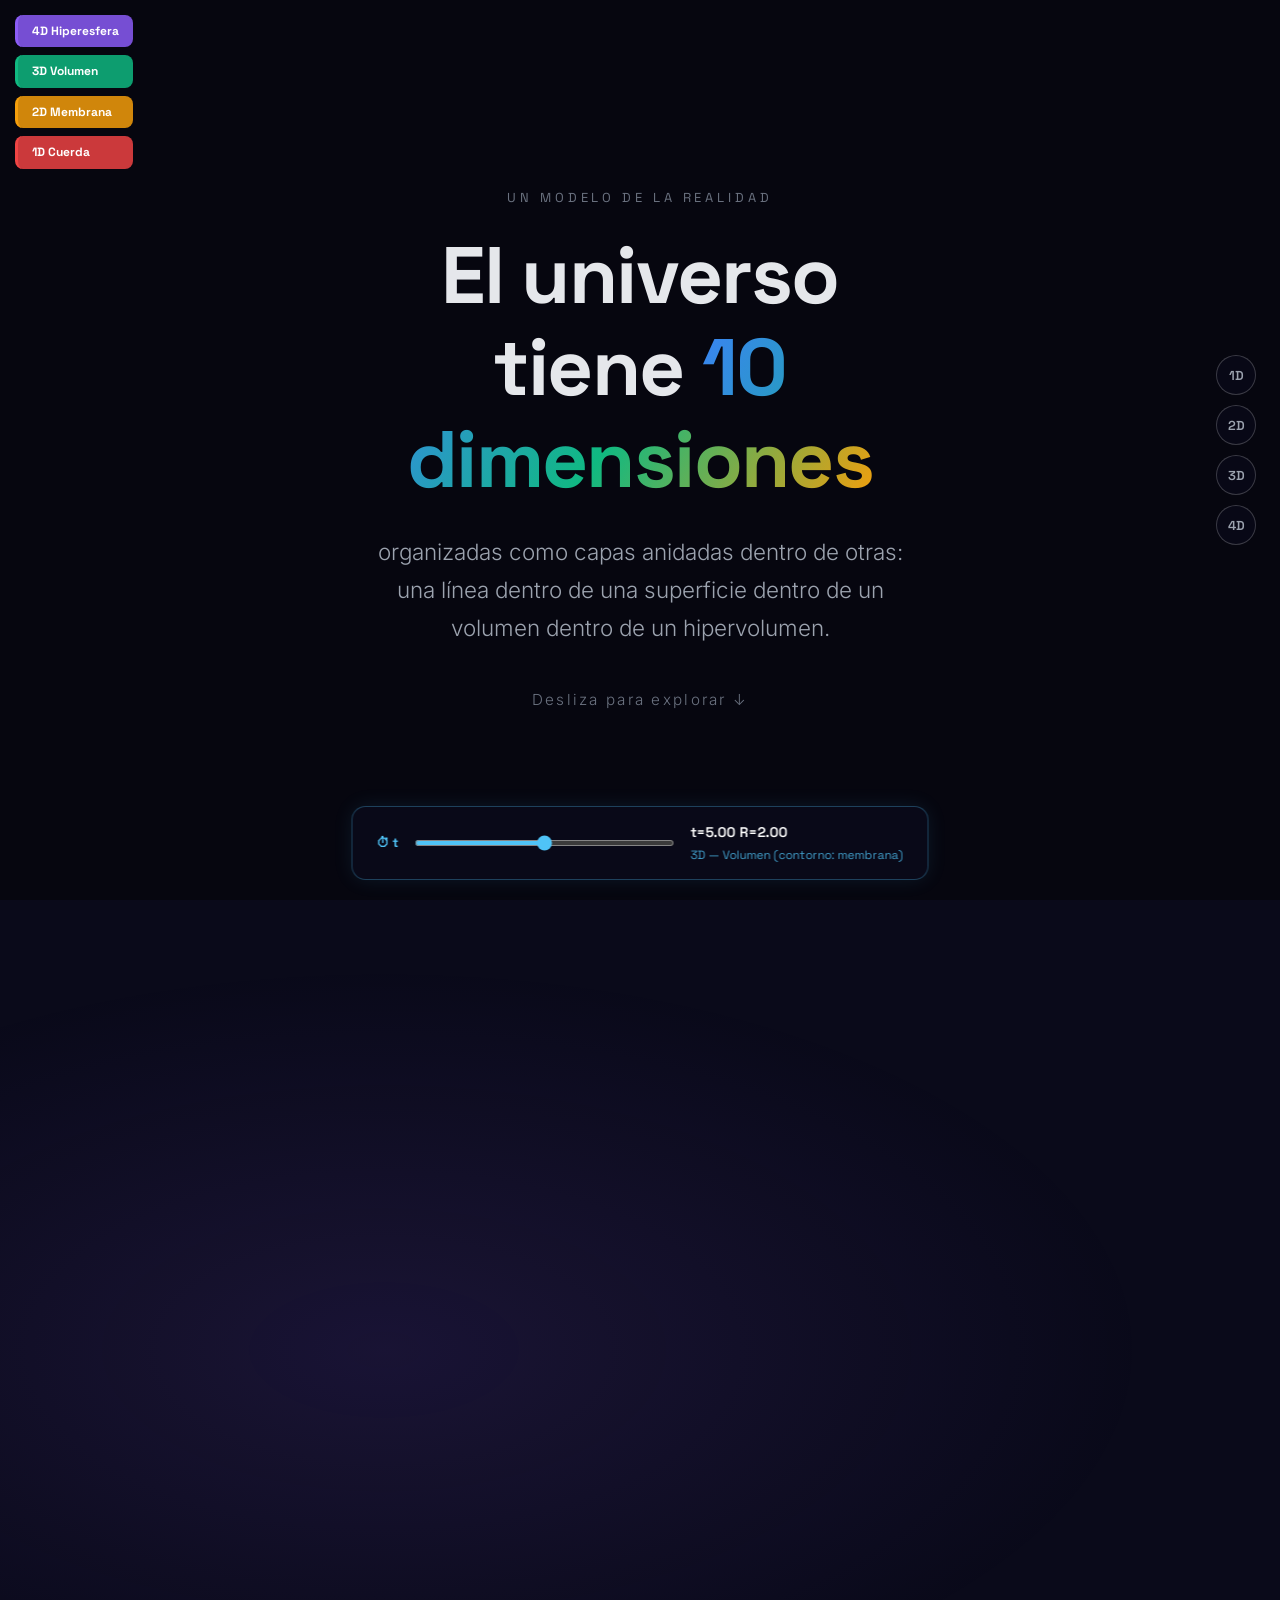
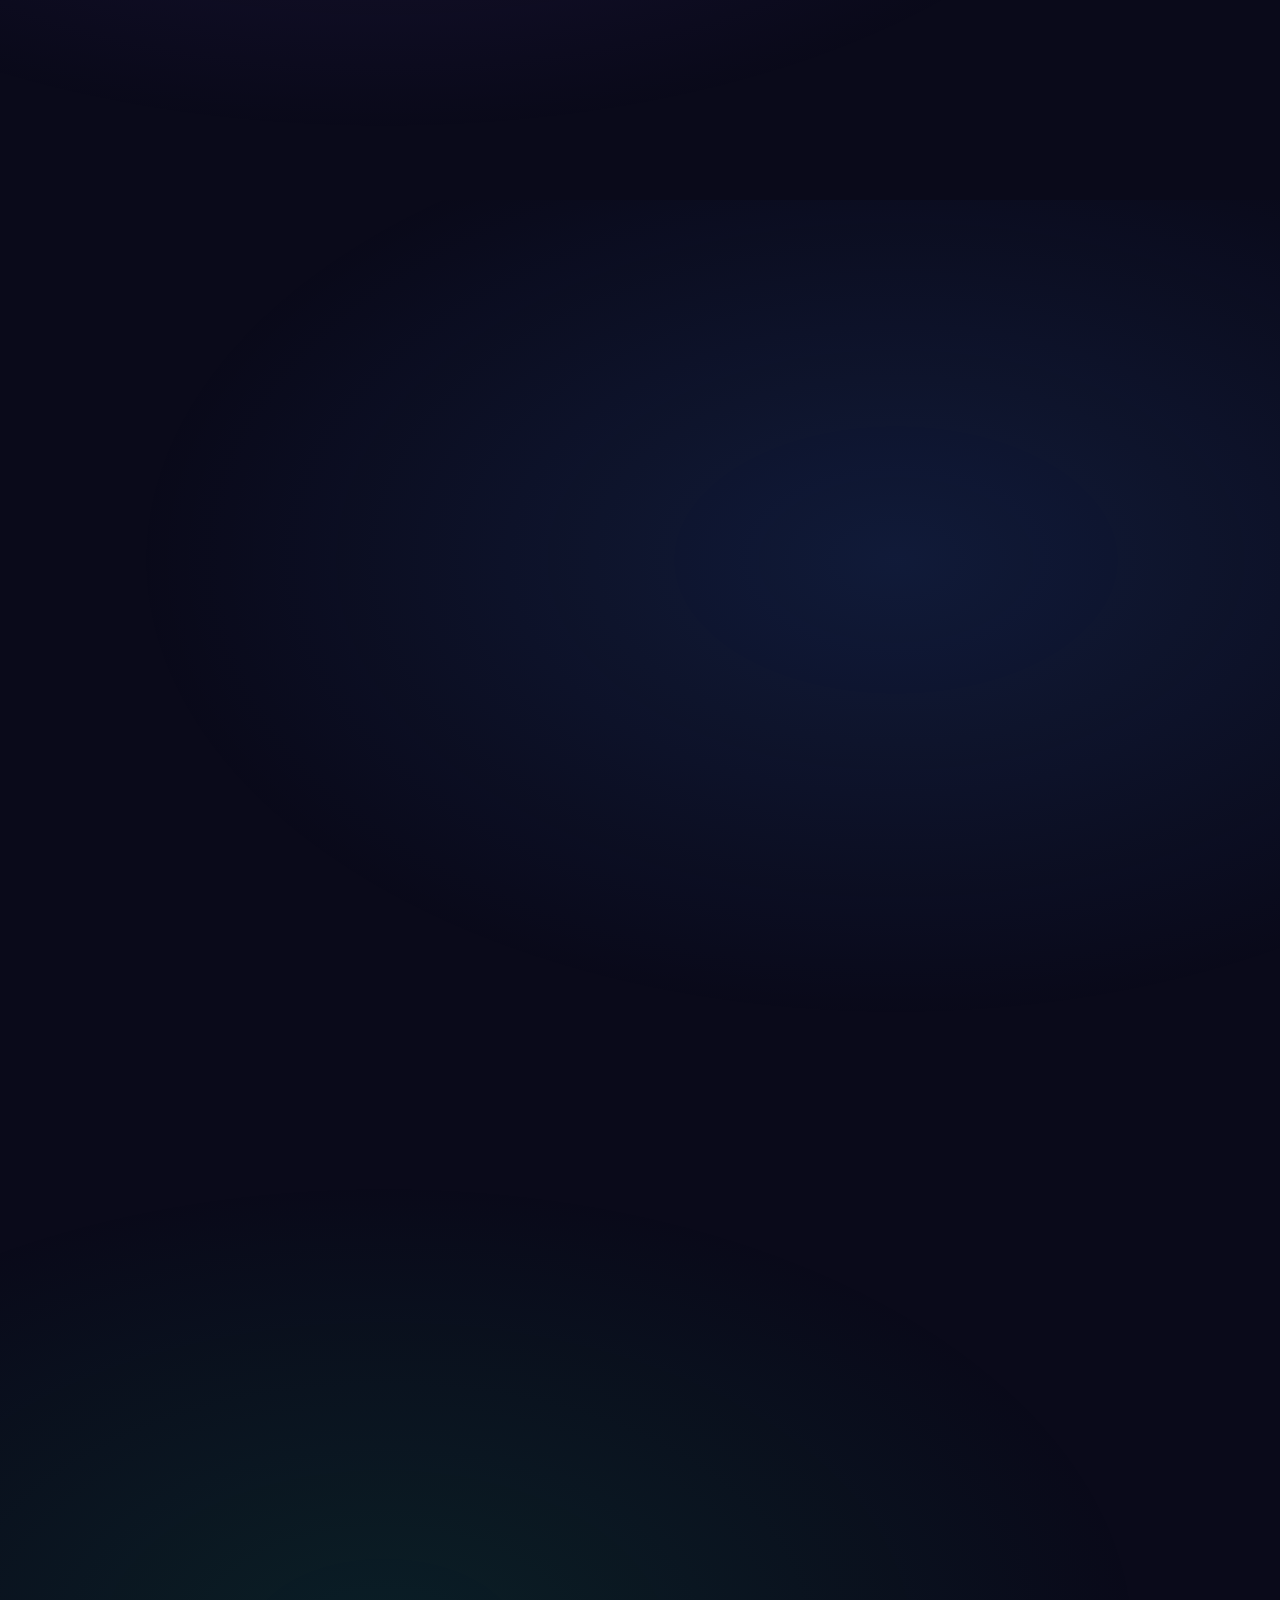
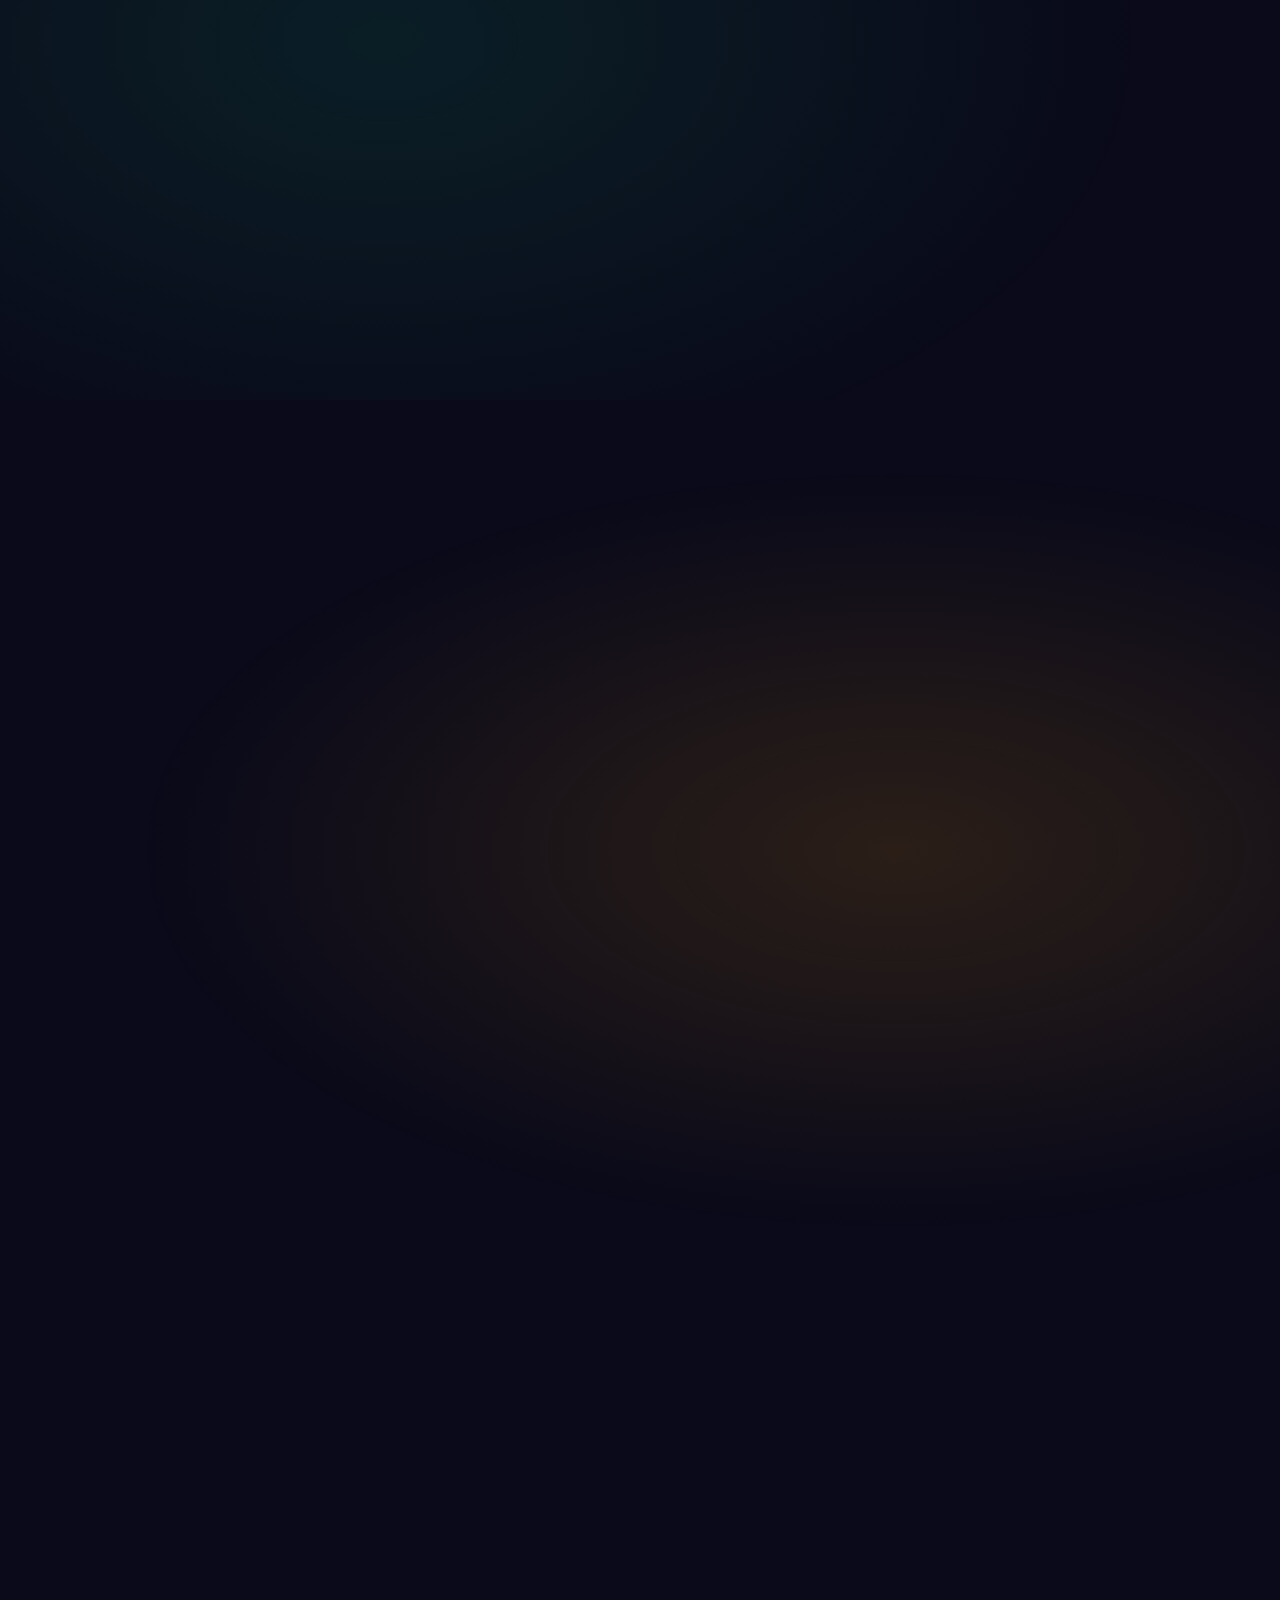
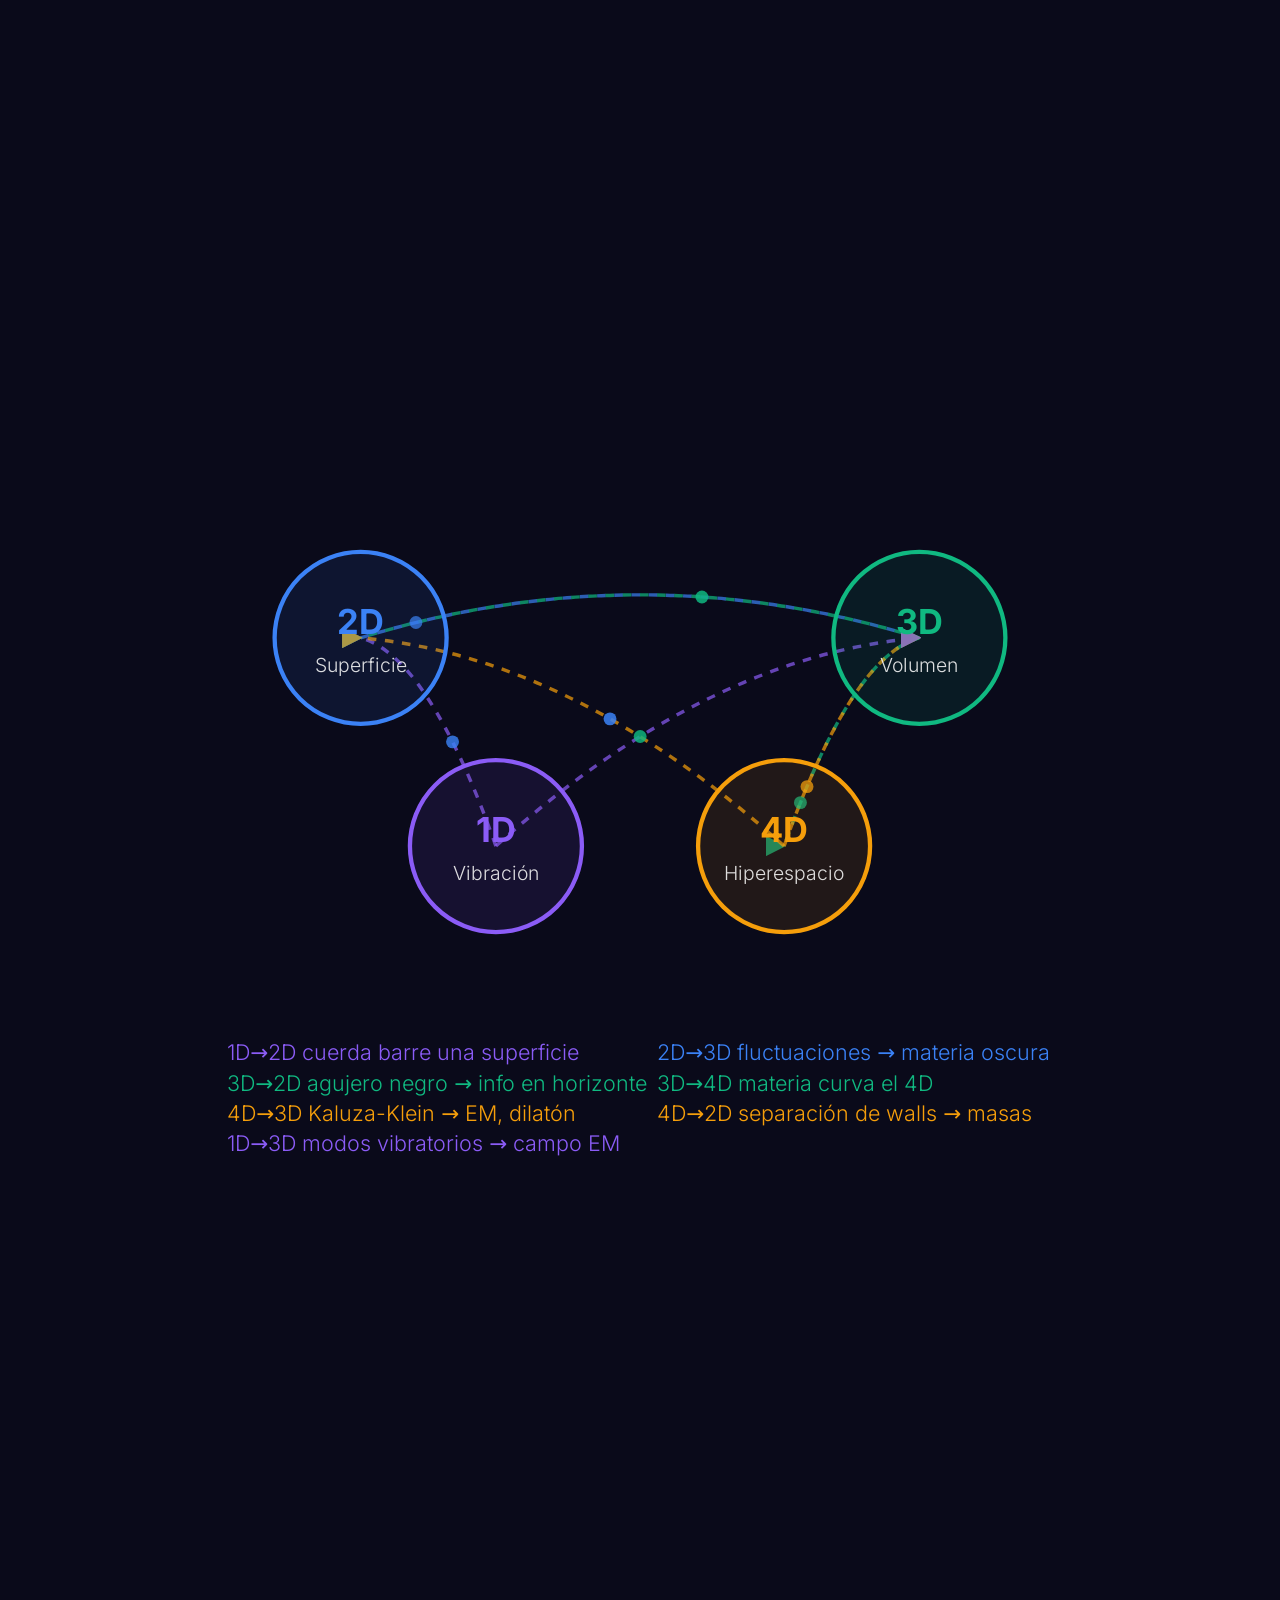
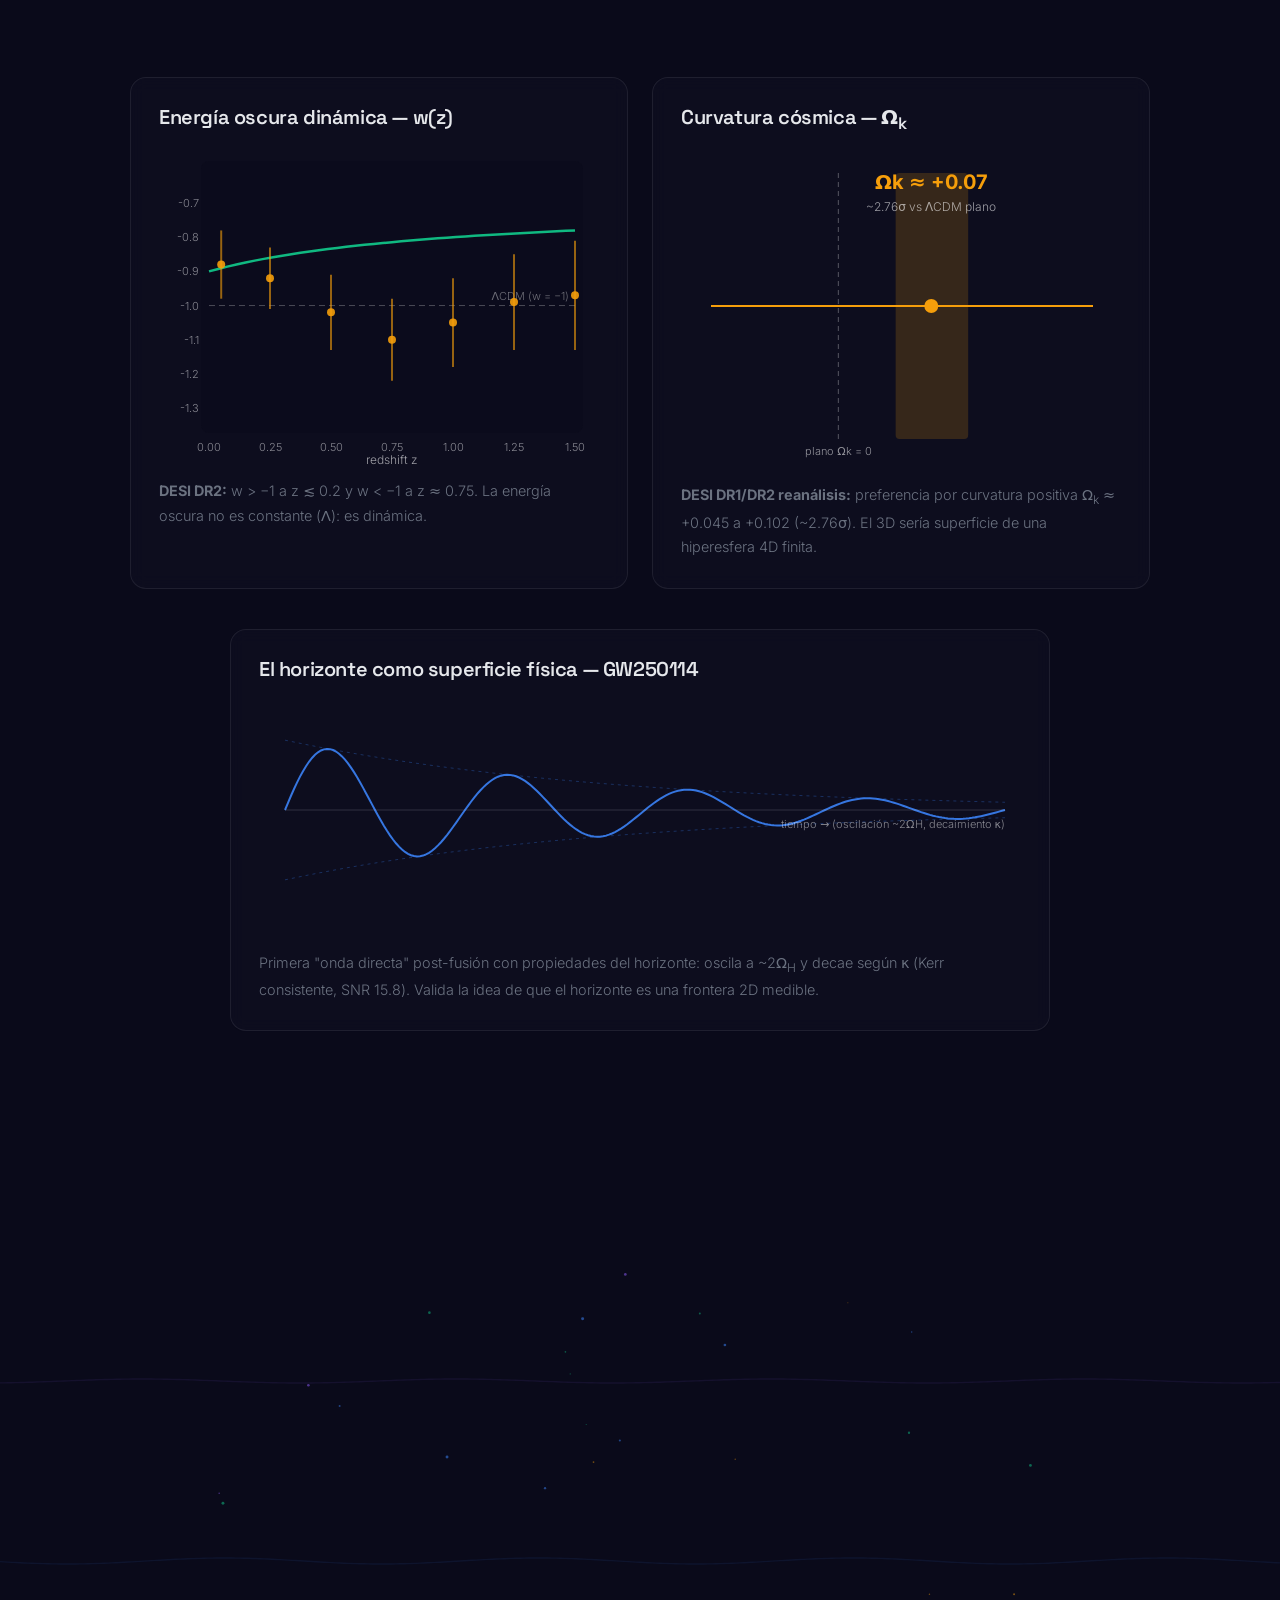
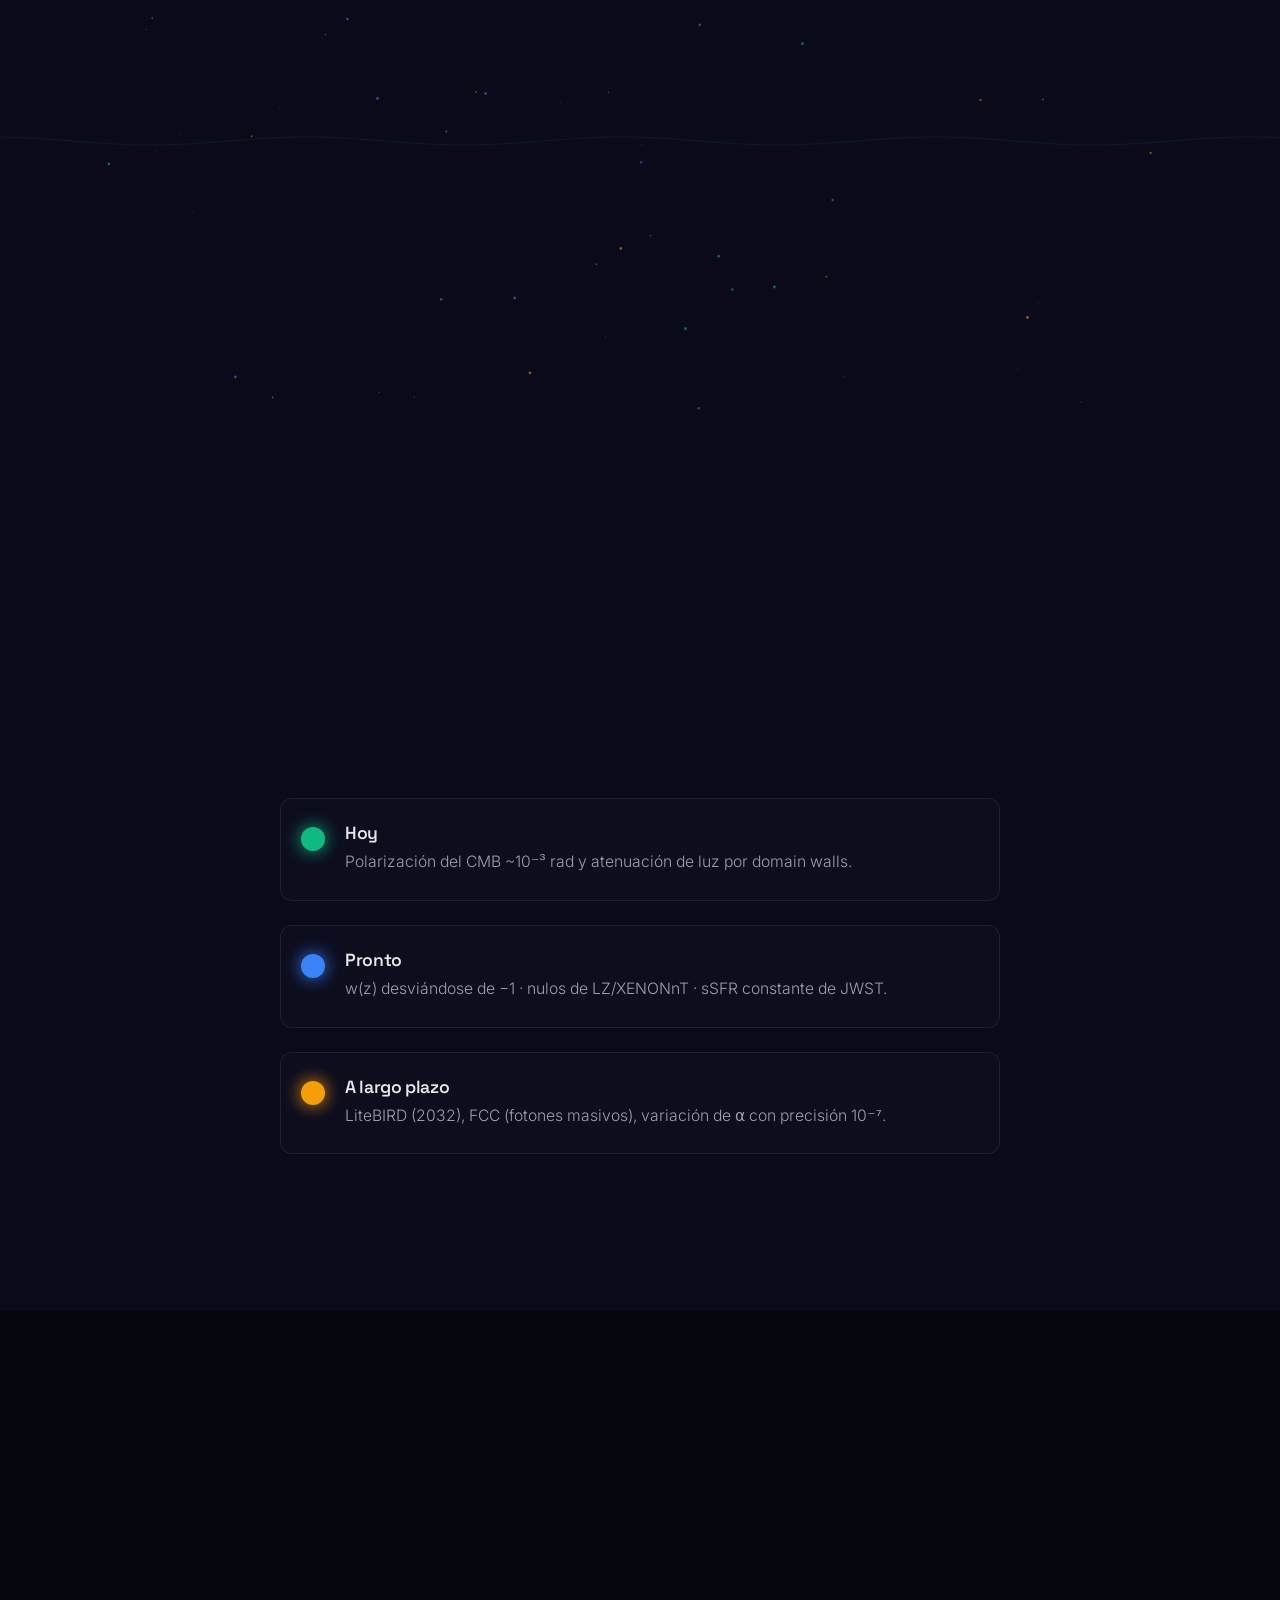
<file: index.html>
<!DOCTYPE html>
<html lang="es">
<head>
  <meta charset="UTF-8" />
  <meta name="viewport" content="width=device-width, initial-scale=1.0" />
  <meta name="description" content="Dimensiones Anidadas — el modelo 1+2+3+4: el universo como capas vibrantes que se comunican entre sí." />
  <title>Dimensiones Anidadas — Modelo 1+2+3+4</title>
  <meta name="theme-color" content="#050510" />
  <meta name="referrer" content="strict-origin-when-cross-origin" />
  <!-- Todo se sirve desde el propio dominio: sin CDN ni tipografías de terceros.
       connect-src 'none': la página no hace ninguna petición de red. -->
  <meta http-equiv="Content-Security-Policy" content="default-src 'self'; base-uri 'self'; object-src 'none'; script-src 'self' 'unsafe-inline'; style-src 'self' 'unsafe-inline'; img-src 'self' data:; font-src 'self'; connect-src 'none'; form-action 'none'" />

  <!-- Fuentes auto-hospedadas -->
  <link rel="stylesheet" href="css/fonts.css" />

  <!-- Estilos -->
  <link rel="stylesheet" href="css/main.css" />
  <link rel="stylesheet" href="css/sections.css" />

  <!-- Librerías CDN -->
  <script src="js/gsap.min.js" defer></script>
  <script src="js/ScrollTrigger.min.js" defer></script>
  <script src="js/three.min.js" defer></script>
  <script src="js/d3.min.js" defer></script>

  <!-- Favicon inline (esfera con capas) -->
  <link rel="icon" href="data:image/svg+xml,%3Csvg xmlns='http://www.w3.org/2000/svg' viewBox='0 0 32 32'%3E%3Ccircle cx='16' cy='16' r='15' fill='%23F59E0B'/%3E%3Ccircle cx='16' cy='16' r='11' fill='%2310B981'/%3E%3Ccircle cx='16' cy='16' r='7' fill='%233B82F6'/%3E%3Ccircle cx='16' cy='16' r='3' fill='%238B5CF6'/%3E%3C/svg%3E" />

  <script type="application/ld+json">
  {
    "@context": "https://schema.org",
    "@type": "WebSite",
    "name": "Dimensiones Anidadas",
    "description": "El modelo 1+2+3+4: el universo como dimensiones anidadas y vibrantes."
  }
  </script>
</head>
<body>

  <!-- Progress bar superior -->
  <div id="progress" aria-hidden="true"></div>

  <!-- Overlay de legibilidad sobre el fondo 3D -->
  <div id="bg-overlay" aria-hidden="true"></div>

  <!-- Navegación de capas (fijo) -->
  <nav id="dims">
    <button type="button" data-dim="1" class="dim-btn" aria-label="1D">1D</button>
    <button type="button" data-dim="2" class="dim-btn" aria-label="2D">2D</button>
    <button type="button" data-dim="3" class="dim-btn" aria-label="3D">3D</button>
    <button type="button" data-dim="4" class="dim-btn" aria-label="4D">4D</button>
  </nav>

  <main>

    <!-- ========== SECCIÓN 0: INTRO ========== -->
    <section class="scene intro" id="intro">
      <canvas id="particles" aria-hidden="true"></canvas>
      <div class="intro-content">
        <p class="eyebrow">Un modelo de la realidad</p>
        <h1 class="intro-title">El universo<br/>tiene <span class="accent-warm">10 dimensiones</span></h1>
        <p class="intro-sub">
          organizadas como capas anidadas dentro de otras: una línea dentro de una
          superficie dentro de un volumen dentro de un hipervolumen.
        </p>
        <p class="intro-scroll-hint">Desliza para explorar ↓</p>
      </div>
    </section>

    <!-- ========== SECCIÓN 1: 1D ========== -->
    <section class="scene layer layer-1d" id="dim1">
      <div class="layer-content">
        <span class="layer-tag tag-1d">Capa 1 · La vibración</span>
        <h2>1D — La vibración original</h2>
        <p>
          Una cuerda cerrada. Sin grosor ni estructura interna: solo vibración.
          Cada vibración diferente es una partícula diferente — un electrón, un
          quark, un neutrino. Todo es la misma cuerda en distintos modos.
        </p>
        <blockquote>No es una analogía. La cuerda física de la teoría de cuerdas es esta 1D.</blockquote>
      </div>
    </section>

    <!-- ========== SECCIÓN 2: 2D ========== -->
    <section class="scene layer layer-2d" id="dim2">
      <div class="layer-content">
        <span class="layer-tag tag-2d">Capa 2 · La superficie</span>
        <h2>2D — La superficie que da masa</h2>
        <p>
          La cuerda vibra y su historia barre una superficie real. En cosmología
          se llaman <strong>domain walls</strong> — membranas que separan regiones
          con diferentes propiedades del vacío.
        </p>
        <ul>
          <li><strong>Materia oscura:</strong> fluctuaciones del 2D proyectadas al 3D, invisibles pero con gravedad.</li>
          <li><strong>Energía oscura:</strong> cuando las superficies se congelan, cambian su ecuación de estado y aceleran la expansión.</li>
        </ul>
      </div>
    </section>

    <!-- ========== SECCIÓN 3: 3D ========== -->
    <section class="scene layer layer-3d" id="dim3">
      <div class="layer-content">
        <span class="layer-tag tag-3d">Capa 3 · Nuestro universo</span>
        <h2>3D — El volumen que habitamos</h2>
        <p>
          La materia existe aquí porque el 3D es la única capa donde las órbitas
          son estables matemáticamente (teorema de Ehrenfest). En 2D no se cierran;
          en 4D los átomos colapsan.
        </p>
        <p>
          La conciencia humana surge aquí: la recursividad —un sistema que puede
          pensarse a sí mismo— requiere espacio interno para bucles causales
          estables.
        </p>
      </div>
    </section>

    <!-- ========== SECCIÓN 4: 4D ========== -->
    <section class="scene layer layer-4d" id="dim4">
      <div class="layer-content">
        <span class="layer-tag tag-4d">Capa 4 · El espacio de las fuerzas</span>
        <h2>4D — El espacio que da las fuerzas</h2>
        <p>
          Una hiperesfera de cuatro dimensiones espaciales, acoplada a nuestro 3D.
          Su comunicación proyectada produce el electromagnetismo, la gravedad y
          la variación de las constantes.
        </p>
        <ul>
          <li><strong>Electromagnetismo:</strong> la luz es la proyección de la curvatura 4D en el 3D.</li>
          <li><strong>Gravedad:</strong> la expansión del universo es el flujo de información del 4D al 3D.</li>
        </ul>
      </div>
    </section>

    <!-- ========== SECCIÓN 5: COMUNICACIÓN ========== -->
    <section class="scene comm" id="dim5">
      <div class="comm-header">
        <span class="layer-tag">El sistema completo</span>
        <h2>Cómo se comunican las capas</h2>
        <p class="comm-intro">
          La comunicación es <strong>bidireccional</strong> — no va en un solo
          sentido. Un cambio en cualquier capa afecta a todas las demás, como
          vasos comunicantes.
        </p>
      </div>
      <div id="comm-diagram" class="comm-diagram" role="group" aria-label="Diagrama de flujos entre dimensiones"></div>
    </section>

    <!-- ========== SECCIÓN 6: EVIDENCIA ========== -->
    <section class="scene evidence" id="dim6">
      <div class="comm-header">
        <span class="layer-tag">No es solo teoría</span>
        <h2>La evidencia real (2025–2026)</h2>
        <p class="comm-intro">
          Descubrimientos recientes parecen encajar con el modelo. Interactúa con
          los datos.
        </p>
      </div>
      <div class="chart-grid">
        <div class="chart-card" id="card-wa">
          <h3>Energía oscura dinámica — w(z)</h3>
          <div id="svg-wa" class="chart-svg"></div>
          <p class="chart-caption"><strong>DESI DR2:</strong> w &gt; −1 a z ≲ 0.2 y w &lt; −1 a z ≈ 0.75. La energía oscura no es constante (Λ): es dinámica.</p>
        </div>
        <div class="chart-card" id="card-ok">
          <h3>Curvatura cósmica — Ω<sub>k</sub></h3>
          <div id="svg-ok" class="chart-svg"></div>
          <p class="chart-caption"><strong>DESI DR1/DR2 reanálisis:</strong> preferencia por curvatura positiva Ω<sub>k</sub> ≈ +0.045 a +0.102 (~2.76σ). El 3D sería superficie de una hiperesfera 4D finita.</p>
        </div>
      </div>
      <div class="chart-card" id="card-gw">
        <h3>El horizonte como superficie física — GW250114</h3>
        <div id="svg-gw" class="chart-svg chart-gw"></div>
        <p class="chart-caption">Primera "onda directa" post-fusión con propiedades del horizonte: oscila a ~2Ω<sub>H</sub> y decae según κ (Kerr consistente, SNR 15.8). Valida la idea de que el horizonte es una frontera 2D medible.</p>
      </div>
    </section>

    <!-- ========== SECCIÓN 7: CONCIENCIA ========== -->
    <section class="scene mind" id="dim7">
      <div id="canvas-mind" class="canvas-holder" aria-hidden="true"></div>
      <div class="layer-content">
        <span class="layer-tag">La intersección</span>
        <h2>Conciencia y dimensiones</h2>
        <p>
          Los sentidos son detectores de vibración: vista, oído, tacto, calor,
          gusto — todo es vibración de una capa u otra. Tu cuerpo recibe señales
          de todas las capas.
        </p>
        <p>
          La diferencia entre una piedra y un cerebro es que el cerebro
          <strong>integra</strong> la información en un todo irreductible.
          La conciencia no está aislada en 3D: es el punto de convergencia donde
          las cuatro capas integran información.
        </p>
      </div>
    </section>

    <!-- ========== SECCIÓN 8: PREDICCIONES ========== -->
    <section class="scene predict" id="dim8">
      <div class="comm-header">
        <span class="layer-tag">Se puede comprobar</span>
        <h2>Predicciones comprobables</h2>
        <p class="comm-intro">
          El modelo no es solo filosofía: hace predicciones observables.
        </p>
      </div>
      <div id="timeline" class="timeline">
        <div class="tl-item trend-now">
          <div class="tl-orb now"></div>
          <h3>Hoy</h3>
          <p>Polarización del CMB ~10⁻³ rad y atenuación de luz por domain walls.</p>
        </div>
        <div class="tl-item trend-soon">
          <div class="tl-orb soon"></div>
          <h3>Pronto</h3>
          <p>w(z) desviándose de −1 · nulos de LZ/XENONnT · sSFR constante de JWST.</p>
        </div>
        <div class="tl-item trend-later">
          <div class="tl-orb later"></div>
          <h3>A largo plazo</h3>
          <p>LiteBIRD (2032), FCC (fotones masivos), variación de α con precisión 10⁻⁷.</p>
        </div>
      </div>
    </section>

    <!-- ========== SECCIÓN 9: CIERRE ========== -->
    <section class="scene outro" id="dim9">
      <div class="outro-content">
        <h2>10 dimensiones en 4 capas.<br/>Un solo universo.</h2>
        <p>
          1D vibra y crea el 2D. El 2D proyecta materia y energía oscura. El 3D
          sostiene la materia estable y la conciencia. El 4D entrega las fuerzas.
          Todo está conectado.
        </p>
        <p class="outro-sign">1 + 2 + 3 + 4 = 10 · SO(10)</p>
        <a class="outro-btn" href="#intro">Volver al inicio ↑</a>
      </div>
    </section>

  </main>

  <!-- Scripts propios -->
  <script src="js/scroll.js" defer></script>
  <script src="js/layers3d.js" defer></script>
  <script src="js/communication.js" defer></script>
  <script src="js/data.js" defer></script>
  <script src="js/consciousness.js" defer></script>
  <script src="js/main.js" defer></script>

</body>
</html>
</file>
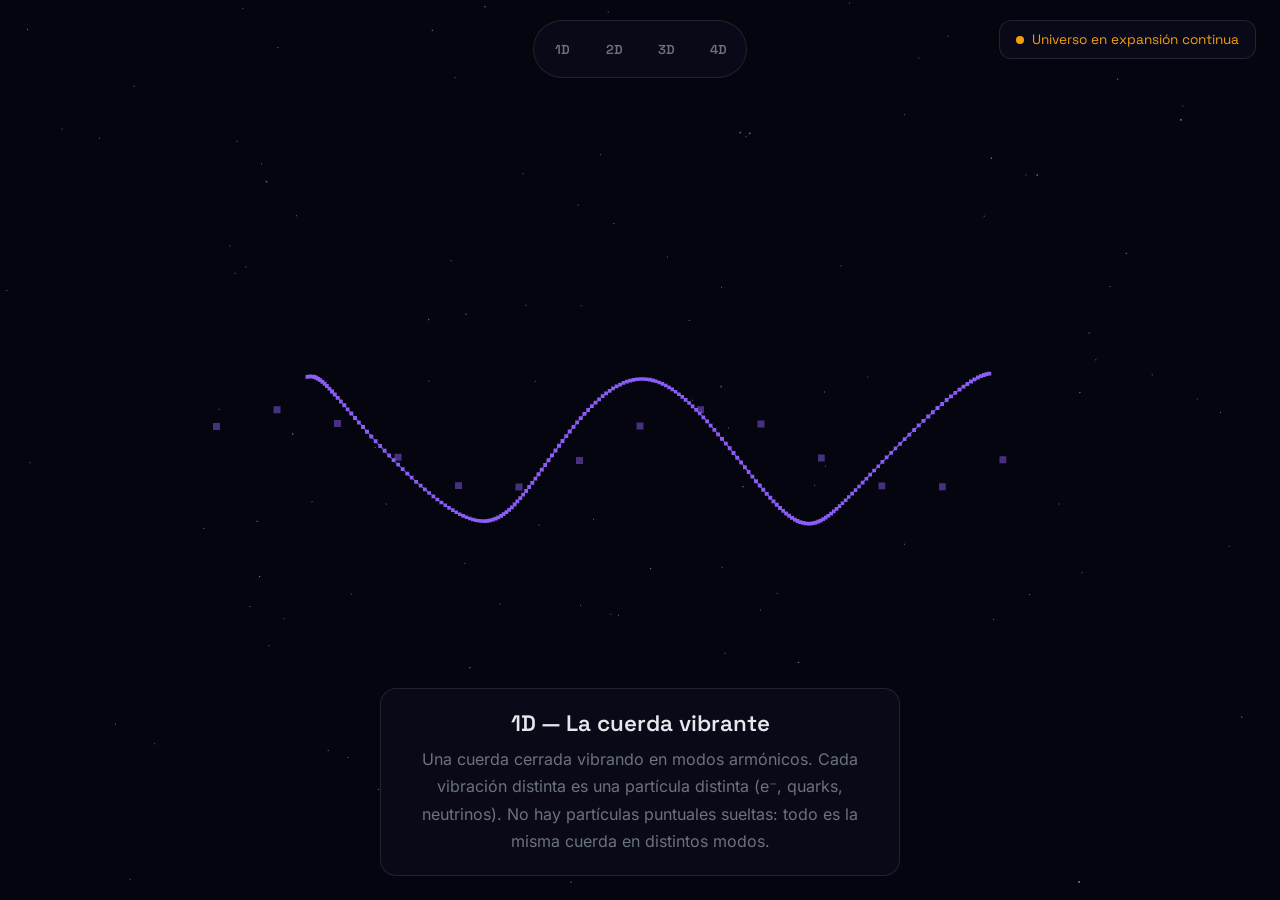
<file: capas/index.html>
<!DOCTYPE html>
<html lang="es">
<head>
  <meta charset="UTF-8" />
  <meta name="viewport" content="width=device-width, initial-scale=1.0" />
  <title>Capas Anidadas — 1D → 2D → 3D → 4D</title>
  <meta name="referrer" content="strict-origin-when-cross-origin" />
  <meta http-equiv="Content-Security-Policy" content="default-src 'self'; base-uri 'self'; object-src 'none'; script-src 'self' 'unsafe-inline'; style-src 'self' 'unsafe-inline'; img-src 'self' data:; font-src 'self'; connect-src 'none'; form-action 'none'" />
  <link rel="stylesheet" href="../css/fonts.css" />
  <style>
    :root {
      --c1: #8B5CF6; --c2: #3B82F6; --c3: #10B981; --c4: #F59E0B;
      --bg: #050510; --fg: #E5E7EB; --muted: #6B7280;
      --font-d: 'Space Grotesk', sans-serif; --font-b: 'Inter', sans-serif;
    }
    * { margin:0; padding:0; box-sizing:border-box; }
    html, body { height:100%; overflow:hidden; background:var(--bg); color:var(--fg); font-family:var(--font-b); }
    #app { height:100%; position:relative; }

    /* Selector de capas */
    .layer-picker {
      position:fixed; top:20px; left:50%; transform:translateX(-50%);
      display:flex; gap:8px; background:rgba(10,10,26,0.9);
      border:1px solid rgba(255,255,255,0.1); border-radius:999px;
      padding:6px; backdrop-filter:blur(10px); z-index:100;
    }
    .layer-btn {
      width:44px; height:44px; border-radius:50%; border:1px solid transparent;
      background:transparent; color:var(--muted); font-family:var(--font-d);
      font-weight:600; font-size:13px; cursor:pointer;
      transition:all 0.3s cubic-bezier(0.22,1,0.36,1);
      display:flex; align-items:center; justify-content:center;
    }
    .layer-btn:hover { color:var(--fg); border-color:rgba(255,255,255,0.3); transform:scale(1.05); }
    .layer-btn.active { color:#050510; transform:scale(1.1); box-shadow:0 0 20px currentColor; }
    .layer-btn[data-layer="1"].active { background:var(--c1); border-color:var(--c1); }
    .layer-btn[data-layer="2"].active { background:var(--c2); border-color:var(--c2); }
    .layer-btn[data-layer="3"].active { background:var(--c3); border-color:var(--c3); }
    .layer-btn[data-layer="4"].active { background:var(--c4); border-color:var(--c4); }

    /* Info panel */
    .info-panel {
      position:fixed; bottom:24px; left:50%; transform:translateX(-50%);
      background:rgba(10,10,26,0.95); border:1px solid rgba(255,255,255,0.1);
      border-radius:16px; padding:20px 32px; max-width:520px; text-align:center;
      backdrop-filter:blur(10px); z-index:100;
      transition:opacity 0.4s, transform 0.4s;
    }
    .info-panel.hidden { opacity:0; pointer-events:none; transform:translateX(-50%) translateY(20px); }
    .info-title { font-family:var(--font-d); font-size:1.4rem; font-weight:600; margin-bottom:8px; }
    .info-desc { color:var(--muted); line-height:1.7; font-size:1rem; }

    /* Expansión indicator */
    .expansion-badge {
      position:fixed; top:20px; right:24px;
      background:rgba(10,10,26,0.9); border:1px solid rgba(255,255,255,0.1);
      border-radius:12px; padding:10px 16px; font-family:var(--font-d);
      font-size:0.85rem; color:var(--c4); backdrop-filter:blur(10px); z-index:100;
      display:flex; align-items:center; gap:8px;
    }
    .expansion-pulse {
      width:8px; height:8px; background:var(--c4); border-radius:50%;
      animation:pulse 2s infinite;
    }
    @keyframes pulse { 0%,100%{opacity:0.4;transform:scale(1)} 50%{opacity:1;transform:scale(1.3)} }

    @media (max-width:600px) {
      .layer-btn { width:38px; height:38px; font-size:11px; }
      .info-panel { margin:0 16px; left:0; right:0; transform:none; bottom:16px; padding:16px 20px; }
      .info-panel.hidden { transform:translateY(20px); }
      .expansion-badge { top:auto; bottom:140px; right:16px; left:16px; justify-content:center; }
    }
  </style>
</head>
<body>
  <div id="app"></div>

  <!-- Selector de capas -->
  <div class="layer-picker" role="radiogroup" aria-label="Seleccionar capa">
    <button type="button" class="layer-btn" data-layer="1" role="radio" aria-checked="true" title="1D — Cuerda vibrante">1D</button>
    <button type="button" class="layer-btn" data-layer="2" role="radio" aria-checked="false" title="2D — Membrana vibrante">2D</button>
    <button type="button" class="layer-btn" data-layer="3" role="radio" aria-checked="false" title="3D — Nuestro mundo">3D</button>
    <button type="button" class="layer-btn" data-layer="4" role="radio" aria-checked="false" title="4D — Hiperesfera">4D</button>
  </div>

  <!-- Badge de expansión -->
  <div class="expansion-badge">
    <span class="expansion-pulse" aria-hidden="true"></span>
    <span>Universo en expansión continua</span>
  </div>

  <!-- Panel informativo -->
  <div class="info-panel" id="infoPanel" role="region" aria-live="polite">
    <div class="info-title" id="infoTitle">1D — La cuerda vibrante</div>
    <div class="info-desc" id="infoDesc">
      Una cuerda cerrada vibrando en modos armónicos. Cada vibración distinta es una partícula distinta (e⁻, quarks, neutrinos). No hay partículas puntuales sueltas: todo es la misma cuerda en distintos modos.
    </div>
  </div>

  <!-- Librerías -->
  <script src="../js/three.min.js"></script>

  <script>
/* ============================================================
   Capas Anidadas — Visualización pura: cuerda → membrana → volumen → hiperesfera
   Todo en expansión continua. Selector para enfocar cada capa.
   ============================================================ */

const C = { 1:0x8B5CF6, 2:0x3B82F6, 3:0x10B981, 4:0xF59E0B };
const C_HEX = { 1:'#8B5CF6', 2:'#3B82F6', 3:'#10B981', 4:'#F59E0B' };

// ---- Config por capa ----
const LAYER_INFO = {
  1: { title:'1D — La cuerda vibrante', color:C_HEX[1],
    desc:'Una cuerda cerrada vibrando en modos armónicos. Cada vibración distinta es una partícula distinta (e⁻, quarks, neutrinos). No hay partículas puntuales sueltas: todo es la misma cuerda en distintos modos.' },
  2: { title:'2D — La membrana vibrante', color:C_HEX[2],
    desc:'La cuerda vibra y su trayectoria barre una superficie real: la domain wall. Sus fluctuaciones son Materia Oscura; al congelarse (dejar de oscilar) se convierte en Energía Oscura (w = −1).' },
  3: { title:'3D — Nuestro mundo', color:C_HEX[3],
    desc:'El volumen que habitamos. La membrana se cierra envolviendo un interior donde la materia forma órbitas estables (teorema de Ehrenfest). Aquí emerge la conciencia como recursividad: un bucle causal que se observa a sí mismo.' },
  4: { title:'4D — La hiperesfera', color:C_HEX[4],
    desc:'Un espacio de 4 dimensiones espaciales que envuelve nuestro 3D. Su proyección Kaluza-Klein genera el electromagnetismo; la tensión σ de su frontera es la Energía Oscura. R₀ ≈ 5.7 Gpc, σ ≈ 10⁻¹⁰ J/m².' }
};

// ---- Three.js setup ----
const app = document.getElementById('app');
const renderer = new THREE.WebGLRenderer({ antialias:true, alpha:true });
renderer.setPixelRatio(Math.min(window.devicePixelRatio, 2));
renderer.setSize(window.innerWidth, window.innerHeight);
app.appendChild(renderer.domElement);

const scene = new THREE.Scene();
const camera = new THREE.PerspectiveCamera(50, window.innerWidth/window.innerHeight, 0.1, 200);
camera.position.set(0, 0, 26);
camera.lookAt(0,0,0);

scene.add(new THREE.AmbientLight(0xffffff, 0.5));
const dl = new THREE.DirectionalLight(0xffffff, 0.9);
dl.position.set(8, 12, 15); scene.add(dl);

// ---- Geometrías base ----
const L = 5;              // longitud cuerda
const SEG = 200;          // resolución curva
const MEM_W = 40, MEM_H = 50; // membrana barrido
const HS_R = 5.0;         // radio hiperesfera

// ---- Objetos visuales ----

// 1. CUERDA (puntos + línea)
const sGeo = new THREE.BufferGeometry();
const sPos = new Float32Array((SEG+1)*3);
sGeo.setAttribute('position', new THREE.BufferAttribute(sPos,3));
const sMat = new THREE.PointsMaterial({ color:C[1], size:0.06, transparent:true, opacity:1 });
const sPts = new THREE.Points(sGeo, sMat); scene.add(sPts);

const lGeo = new THREE.BufferGeometry();
lGeo.setAttribute('position', new THREE.BufferAttribute(new Float32Array((SEG+1)*3), 3));
const lMat = new THREE.LineBasicMaterial({ color:C[1], transparent:true, opacity:0.9 });
const sLine = new THREE.Line(lGeo, lMat); scene.add(sLine);

// Partículas (modos = partículas)
const nParts = 14;
const pGeo = new THREE.BufferGeometry();
const pPos = new Float32Array(nParts*3);
pGeo.setAttribute('position', new THREE.BufferAttribute(pPos,3));
const pMat = new THREE.PointsMaterial({ color:C[1], size:0.11, transparent:true, opacity:0.95 });
const pMesh = new THREE.Points(pGeo, pMat); scene.add(pMesh);
const partData = Array.from({length:nParts},(_,i)=>({baseX:(i-nParts/2)*0.45, phase:i*0.9}));

// 2. MEMBRANA (barrido de la cuerda)
const mGeo = new THREE.BufferGeometry();
const mPos = new Float32Array(MEM_W*MEM_H*3);
const mUV = new Float32Array(MEM_W*MEM_H*2);
mGeo.setAttribute('position', new THREE.BufferAttribute(mPos,3));
mGeo.setAttribute('uv', new THREE.BufferAttribute(mUV,2));
const mMat = new THREE.MeshPhongMaterial({
  color:C[2], side:THREE.DoubleSide, transparent:true, opacity:0,
  emissive:C[2], emissiveIntensity:0.25, shininess:50
});
const mMesh = new THREE.Mesh(mGeo, mMat); scene.add(mMesh);

// Fluctuaciones DM
const nFl = 60*60;
const fGeo = new THREE.BufferGeometry();
const fPos = new Float32Array(nFl*3);
fGeo.setAttribute('position', new THREE.BufferAttribute(fPos,3));
const fMat = new THREE.PointsMaterial({ color:0xffffff, size:0.025, transparent:true, opacity:0 });
const fMesh = new THREE.Points(fGeo, fMat); scene.add(fMesh);

// 3. VOLUMEN 3D
const vol = new THREE.Group(); scene.add(vol);
const nucleus = new THREE.Mesh(new THREE.SphereGeometry(0.5,24,24),
  new THREE.MeshPhongMaterial({ color:C[3], emissive:C[3], emissiveIntensity:0.6, shininess:100 }));
nucleus.visible=false; vol.add(nucleus);

const orbits = [
  {r:1.3, speed:1.8, tilt:0.3}, {r:2.0, speed:1.2, tilt:1.1}, {r:2.8, speed:0.8, tilt:2.0}
];
const electrons = orbits.map(o=>{
  const e=new THREE.Mesh(new THREE.SphereGeometry(0.1,14,14), new THREE.MeshBasicMaterial({color:C[3]}));
  e.visible=false; vol.add(e); return {mesh:e, o};
});
const oRings = orbits.map(o=>{
  const r=new THREE.Mesh(new THREE.TorusGeometry(o.r,0.018,8,80),
    new THREE.MeshBasicMaterial({color:C[3],transparent:true,opacity:0}));
  r.rotation.x=o.tilt; r.visible=false; vol.add(r); return r;
});
const recLoop = new THREE.Mesh(new THREE.TorusGeometry(1.6,0.04,16,120),
  new THREE.MeshBasicMaterial({color:0xffd700,transparent:true,opacity:0}));
recLoop.rotation.x=Math.PI/2; recLoop.visible=false; vol.add(recLoop);

// Esfera envolvente (domain wall cerrada)
const hshell = new THREE.Mesh(new THREE.SphereGeometry(3.3,40,40),
  new THREE.MeshBasicMaterial({color:0x9CA3D6,transparent:true,opacity:0}));
const hwire = new THREE.Mesh(new THREE.SphereGeometry(3.3,40,40),
  new THREE.MeshBasicMaterial({color:C[2],wireframe:true,transparent:true,opacity:0}));
hshell.visible=false; hwire.visible=false; vol.add(hshell); vol.add(hwire);

// 4. HIPERESFERA 4D
const hsGroup = new THREE.Group(); scene.add(hsGroup);
const hsMesh = new THREE.Mesh(new THREE.SphereGeometry(HS_R,56,56),
  new THREE.MeshPhongMaterial({color:C[4],wireframe:true,transparent:true,opacity:0,emissive:C[4],emissiveIntensity:0.15}));
hsGroup.add(hsMesh);

// Rayos KK
const nRay=140; const rayGeo=new THREE.BufferGeometry();
const rPos=new Float32Array(nRay*3); rayGeo.setAttribute('position',new THREE.BufferAttribute(rPos,3));
const rayData=Array.from({length:nRay},()=>({th:Math.random()*Math.PI*2,ph:Math.acos(2*Math.random()-1),speed:0.35+Math.random()*0.5,off:Math.random()*40}));
rayGeo.setAttribute('position',new THREE.BufferAttribute(rPos,3));
const rMat=new THREE.PointsMaterial({color:C[4],size:0.06,transparent:true,opacity:0});
const rMesh=new THREE.Points(rayGeo,rMat); hsGroup.add(rMesh);

// EM proyectado
const nEM=90; const emGeo=new THREE.BufferGeometry();
const ePos=new Float32Array(nEM*3); emGeo.setAttribute('position',new THREE.BufferAttribute(ePos,3));
const emData=Array.from({length:nEM},()=>({th:Math.random()*Math.PI*2,ph:Math.acos(2*Math.random()-1),r:2.8+Math.random()*1.6,speed:0.8+Math.random()*1.2}));
emGeo.setAttribute('position',new THREE.BufferAttribute(ePos,3));
const eMat=new THREE.PointsMaterial({color:0xffeb3b,size:0.05,transparent:true,opacity:0});
const eMesh=new THREE.Points(emGeo,eMat); hsGroup.add(eMesh);

// Estrellas
const sG=new THREE.BufferGeometry(); const sP=new Float32Array(900*3);
for(let i=0;i<900;i++){const r=12+Math.random()*50,th=Math.random()*Math.PI*2,ph=Math.acos(2*Math.random()-1);sP[i*3]=r*Math.sin(ph)*Math.cos(th);sP[i*3+1]=r*Math.sin(ph)*Math.sin(th);sP[i*3+2]=r*Math.cos(ph);}
sG.setAttribute('position',new THREE.BufferAttribute(sP,3));
scene.add(new THREE.Points(sG,new THREE.PointsMaterial({color:0xffffff,size:0.06,transparent:true,opacity:0.4})));

// ---- Estado global ----
const state = {
  targetT: 0,       // 0..1 global
  t: 0,             // suavizado
  targetZoom: 26,
  zoom: 26,
  activeLayer: 1,   // 1..4 qué capa enfocar
  mouseX: 0, mouseY: 0
};

const ZOOM = { 1:7, 2:11, 3:16, 4:24 };

// ---- Mapeo capa → rango t ----
// Cada capa ocupa un rango; al enfocar una capa, t va a su centro
const LAYER_T_CENTER = { 1:0.125, 2:0.375, 3:0.625, 4:0.875 };

// ---- Selector UI ----
const btns = document.querySelectorAll('.layer-btn');
const infoPanel = document.getElementById('infoPanel');
const infoTitle = document.getElementById('infoTitle');
const infoDesc = document.getElementById('infoDesc');

btns.forEach(b=>{
  b.addEventListener('click',()=>{
    const L = parseInt(b.dataset.layer);
    if (state.activeLayer === L) return;
    state.activeLayer = L;
    state.targetT = LAYER_T_CENTER[L];
    state.targetZoom = ZOOM[L];
    btns.forEach(x=>{x.classList.remove('active');x.setAttribute('aria-checked','false')});
    b.classList.add('active'); b.setAttribute('aria-checked','true');
    const info = LAYER_INFO[L];
    infoTitle.textContent = info.title; infoTitle.style.color = info.color;
    infoDesc.textContent = info.desc;
    infoPanel.classList.remove('hidden');
  });
});

// Inicial: enfocar 1D
state.targetT = LAYER_T_CENTER[1];
state.targetZoom = ZOOM[1];

window.addEventListener('resize',()=>{
  camera.aspect = window.innerWidth/window.innerHeight;
  camera.updateProjectionMatrix();
  renderer.setSize(window.innerWidth, window.innerHeight);
});
window.addEventListener('mousemove',e=>{
  state.mouseX = (e.clientX/window.innerWidth-0.5)*2;
  state.mouseY = (e.clientY/window.innerHeight-0.5)*2;
});

// ---- Funciones de geometría ----
function curvePoints(t, amp){
  const out=[];
  for(let i=0;i<=SEG;i++){
    const u=i/SEG;
    const x=(u-0.5)*L;
    const ph = x*2.5 + t*3;
    out.push(new THREE.Vector3(x, Math.sin(ph)*amp, Math.cos(ph*1.7)*amp*0.6));
  }
  return out;
}
function ease(a,b,k,dt){return a+(b-a)*(1-Math.exp(-k*dt));}

// ---- Update principal (t global 0..1) ----
function updateAll(t){
  const p1 = THREE.MathUtils.clamp(t/0.25, 0, 1);
  const p2 = THREE.MathUtils.clamp((t-0.25)/0.25, 0, 1);
  const p3 = THREE.MathUtils.clamp((t-0.5)/0.25, 0, 1);
  const p4 = THREE.MathUtils.clamp((t-0.75)/0.25, 0, 1);

  // 1. CUERDA
  const curveAmp = 0.55 * (1 + p3*0.3);
  const pts = curvePoints(t*4, curveAmp);
  for(let i=0;i<=SEG;i++){
    const v=pts[i];
    sPos[i*3]=v.x; sPos[i*3+1]=v.y; sPos[i*3+2]=v.z;
    lGeo.attributes.position.array[i*3]=v.x;
    lGeo.attributes.position.array[i*3+1]=v.y;
    lGeo.attributes.position.array[i*3+2]=v.z;
  }
  sGeo.attributes.position.needsUpdate=true;
  lGeo.attributes.position.needsUpdate=true;
  sPts.material.opacity = p1>0?1:0;
  sLine.material.opacity = p1>0?0.9:0;
  sPts.visible=lGeo.visible=p1>0.01;

  // partículas (modos)
  for(let i=0;i<nParts;i++){
    const d=partData[i];
    const y=Math.sin(t*5+d.phase)*0.3;
    pPos[i*3]=d.baseX; pPos[i*3+1]=y; pPos[i*3+2]=0;
  }
  pGeo.attributes.position.needsUpdate=true;
  pMesh.material.opacity=p1; pMesh.visible=p1>0.01;

  // 2. MEMBRANA (barrido de la curva)
  if(p2>0.01){
    mMesh.visible=true; mMesh.material.opacity=0.55*p2;
    fMesh.visible=true; fMesh.material.opacity=0.7*p2*(1-THREE.MathUtils.clamp((t-0.5)/0.25,0,1));
    // Generar membrana como barrido de la curva
    for(let j=0;j<MEM_H;j++){
      const u=j/(MEM_H-1);
      const cx=(u-0.5)*L;
      const cy=Math.sin(cx*2.5+t*4)*0.55;
      const cz=Math.cos(cx*2.5*1.7+t*4)*0.55*0.6;
      for(let i=0;i<MEM_W;i++){
        const v=i/MEM_W;
        const ang=v*Math.PI*2;
        const R=1.8*p2;
        // Tangente aprox
        const du=0.01, u2=Math.min(u+du,1);
        const cx2=(u2-0.5)*L;
        const cy2=Math.sin(cx2*2.5+t*4)*0.55;
        const cz2=Math.cos(cx2*2.5*1.7+t*4)*0.55*0.6;
        const tx=cx2-cx, ty=cy2-cy, tz=cz2-cz;
        const tl=Math.hypot(tx,ty,tz)||1;
        const nx=tx/tl, ny=ty/tl, nz=tz/tl;
        const px=-nz, pz=nx, py=0;
        const pl=Math.hypot(px,py,pz)||1;
        const bx=py*nz-pz*ny, by=pz*nx-px*nz, bz=px*ny-py*nx;
        const rx=cx+R*(Math.cos(ang)*bx+Math.sin(ang)*px/pl);
        const ry=cy+R*(Math.cos(ang)*by+Math.sin(ang)*py/pl);
        const rz=cz+R*(Math.cos(ang)*bz+Math.sin(ang)*pz/pl);
        const idx=(j*MEM_W+i)*3;
        mPos[idx]=rx; mPos[idx+1]=ry; mPos[idx+2]=rz;
        mUV[idx]=v; mUV[idx+1]=u;
      }
    }
    mGeo.attributes.position.needsUpdate=true;
    mGeo.computeVertexNormals();
  }else{mMesh.visible=false;}

  // Fluctuaciones DM (se congelan en fase 3)
  const freeze=THREE.MathUtils.clamp((t-0.5)/0.25,0,1);
  if(p2>0.01){
    const amp=0.4*(1-freeze*0.7);
    for(let i=0;i<nFl;i++){
      const u=Math.random(), v=Math.random();
      const cx=(u-0.5)*4, cy=(v-0.5)*4;
      const cz=Math.sin(cx*1.3+t*(1.4-freeze))*Math.cos(cy*1.3+t*(1.1-freeze))*amp;
      fPos[i*3]=cx; fPos[i*3+1]=cy; fPos[i*3+2]=cz;
    }
    fGeo.attributes.position.needsUpdate=true;
  }

  // 3. VOLUMEN
  const volOn=p3>0.02;
  vol.children.forEach(c=>c.visible=volOn);
  if(volOn){
    const ws=p3;
    nucleus.visible=true;
    electrons.forEach(e=>e.mesh.visible=true);
    oRings.forEach(r=>{r.visible=true;r.material.opacity=0.35*ws;});
    recLoop.visible=true; recLoop.material.opacity=0.4*ws;
    recLoop.rotation.y=t*0.8; recLoop.scale.setScalar(1+0.15*Math.sin(t*3)*ws);
    electrons.forEach((el,i)=>{
      const a=t*el.o.speed+i;
      const x=el.o.r*Math.cos(a), z=el.o.r*Math.sin(a);
      el.mesh.position.set(x,0,z);
      el.mesh.position.applyAxisAngle(new THREE.Vector3(1,0,0),el.o.tilt);
    });
    const s=0.2+0.8*ws;
    hshell.visible=hwire.visible=true;
    hshell.scale.setScalar(s); hwire.scale.setScalar(s);
    hshell.material.opacity=0.08+0.12*ws;
    hwire.material.opacity=0.15+0.25*ws;
    hwire.rotation.y=t*0.08;
  }

  // 4. HIPERESFERA
  const hsOn=p4>0.02;
  hsGroup.children.forEach(c=>c.visible=hsOn);
  if(hsOn){
    hsMesh.visible=true; hsMesh.material.opacity=0.3*p4;
    hsMesh.rotation.x=t*0.06; hsMesh.rotation.y=t*0.1;
    rMesh.visible=true; rMesh.material.opacity=0.85*p4;
    const rp=rMesh.geometry.attributes.position.array;
    const up=new THREE.Vector3();
    for(let i=0;i<nRay;i++){
      const rd=rayData[i];
      const frac=(t*rd.speed+rd.off)%1;
      const rad=HS_R*Math.pow(1-frac,1.3);
      up.set(Math.sin(rd.ph)*Math.cos(rd.th), Math.sin(rd.ph)*Math.sin(rd.th), Math.cos(rd.ph));
      rp[i*3]=up.x*rad; rp[i*3+1]=up.y*rad; rp[i*3+2]=up.z*rad;
    }
    rMesh.geometry.attributes.position.needsUpdate=true;
    rMesh.material.opacity=0.85*p4;
    eMesh.visible=true; eMesh.material.opacity=0.7*p4;
    const ep=eMesh.geometry.attributes.position.array;
    emData.forEach((d,i)=>{
      const r=d.r*(0.9+0.1*Math.sin(t*d.speed));
      ep[i*3]=r*Math.sin(d.ph)*Math.cos(d.th+t*d.speed*0.5);
      ep[i*3+1]=r*Math.sin(d.ph)*Math.sin(d.th+t*d.speed*0.5);
      ep[i*3+2]=r*Math.cos(d.ph);
    });
    eMesh.geometry.attributes.position.needsUpdate=true;
  }
}

// ---- Loop ----
let last=performance.now();
function animate(now){
  const dt=Math.min((now-last)/1000,0.1); last=now;
  state.t = state.t + (state.targetT-state.t)*Math.min(dt*2.5,1);
  state.zoom = state.zoom + (state.targetZoom-state.zoom)*Math.min(dt*2.2,1);
  camera.position.z = state.zoom;
  camera.position.x += (state.mouseX*1.2 - camera.position.x)*Math.min(dt*2,1);
  camera.position.y += (-state.mouseY*0.8 - camera.position.y)*Math.min(dt*2,1);
  camera.lookAt(0,0,0);
  updateAll(state.t);
  renderer.render(scene,camera);
  requestAnimationFrame(animate);
}
requestAnimationFrame(animate);
</script>
</body>
</html>
</file>
<file: css/fonts.css>
/* Fuentes auto-hospedadas (SIL Open Font License 1.1).
   Originales: Google Fonts. Sin peticiones a terceros. */

@font-face {
  font-family: 'Inter';
  font-style: normal;
  font-weight: 300;
  font-display: swap;
  src: url("fonts/inter-normal-300-latin-ext.woff2") format("woff2");
  unicode-range: U+0100-02BA, U+02BD-02C5, U+02C7-02CC, U+02CE-02D7, U+02DD-02FF, U+0304, U+0308, U+0329, U+1D00-1DBF, U+1E00-1E9F, U+1EF2-1EFF, U+2020, U+20A0-20AB, U+20AD-20C4, U+2113, U+2C60-2C7F, U+A720-A7FF;
}

@font-face {
  font-family: 'Inter';
  font-style: normal;
  font-weight: 300;
  font-display: swap;
  src: url("fonts/inter-normal-300-latin.woff2") format("woff2");
  unicode-range: U+0000-00FF, U+0131, U+0152-0153, U+02BB-02BC, U+02C6, U+02DA, U+02DC, U+0304, U+0308, U+0329, U+2000-206F, U+20AC, U+2122, U+2191, U+2193, U+2212, U+2215, U+FEFF, U+FFFD;
}

@font-face {
  font-family: 'Inter';
  font-style: normal;
  font-weight: 400;
  font-display: swap;
  src: url("fonts/inter-normal-400-latin-ext.woff2") format("woff2");
  unicode-range: U+0100-02BA, U+02BD-02C5, U+02C7-02CC, U+02CE-02D7, U+02DD-02FF, U+0304, U+0308, U+0329, U+1D00-1DBF, U+1E00-1E9F, U+1EF2-1EFF, U+2020, U+20A0-20AB, U+20AD-20C4, U+2113, U+2C60-2C7F, U+A720-A7FF;
}

@font-face {
  font-family: 'Inter';
  font-style: normal;
  font-weight: 400;
  font-display: swap;
  src: url("fonts/inter-normal-400-latin.woff2") format("woff2");
  unicode-range: U+0000-00FF, U+0131, U+0152-0153, U+02BB-02BC, U+02C6, U+02DA, U+02DC, U+0304, U+0308, U+0329, U+2000-206F, U+20AC, U+2122, U+2191, U+2193, U+2212, U+2215, U+FEFF, U+FFFD;
}

@font-face {
  font-family: 'Inter';
  font-style: normal;
  font-weight: 500;
  font-display: swap;
  src: url("fonts/inter-normal-500-latin-ext.woff2") format("woff2");
  unicode-range: U+0100-02BA, U+02BD-02C5, U+02C7-02CC, U+02CE-02D7, U+02DD-02FF, U+0304, U+0308, U+0329, U+1D00-1DBF, U+1E00-1E9F, U+1EF2-1EFF, U+2020, U+20A0-20AB, U+20AD-20C4, U+2113, U+2C60-2C7F, U+A720-A7FF;
}

@font-face {
  font-family: 'Inter';
  font-style: normal;
  font-weight: 500;
  font-display: swap;
  src: url("fonts/inter-normal-500-latin.woff2") format("woff2");
  unicode-range: U+0000-00FF, U+0131, U+0152-0153, U+02BB-02BC, U+02C6, U+02DA, U+02DC, U+0304, U+0308, U+0329, U+2000-206F, U+20AC, U+2122, U+2191, U+2193, U+2212, U+2215, U+FEFF, U+FFFD;
}

@font-face {
  font-family: 'Inter';
  font-style: normal;
  font-weight: 600;
  font-display: swap;
  src: url("fonts/inter-normal-600-latin-ext.woff2") format("woff2");
  unicode-range: U+0100-02BA, U+02BD-02C5, U+02C7-02CC, U+02CE-02D7, U+02DD-02FF, U+0304, U+0308, U+0329, U+1D00-1DBF, U+1E00-1E9F, U+1EF2-1EFF, U+2020, U+20A0-20AB, U+20AD-20C4, U+2113, U+2C60-2C7F, U+A720-A7FF;
}

@font-face {
  font-family: 'Inter';
  font-style: normal;
  font-weight: 600;
  font-display: swap;
  src: url("fonts/inter-normal-600-latin.woff2") format("woff2");
  unicode-range: U+0000-00FF, U+0131, U+0152-0153, U+02BB-02BC, U+02C6, U+02DA, U+02DC, U+0304, U+0308, U+0329, U+2000-206F, U+20AC, U+2122, U+2191, U+2193, U+2212, U+2215, U+FEFF, U+FFFD;
}

@font-face {
  font-family: 'Inter';
  font-style: normal;
  font-weight: 700;
  font-display: swap;
  src: url("fonts/inter-normal-700-latin-ext.woff2") format("woff2");
  unicode-range: U+0100-02BA, U+02BD-02C5, U+02C7-02CC, U+02CE-02D7, U+02DD-02FF, U+0304, U+0308, U+0329, U+1D00-1DBF, U+1E00-1E9F, U+1EF2-1EFF, U+2020, U+20A0-20AB, U+20AD-20C4, U+2113, U+2C60-2C7F, U+A720-A7FF;
}

@font-face {
  font-family: 'Inter';
  font-style: normal;
  font-weight: 700;
  font-display: swap;
  src: url("fonts/inter-normal-700-latin.woff2") format("woff2");
  unicode-range: U+0000-00FF, U+0131, U+0152-0153, U+02BB-02BC, U+02C6, U+02DA, U+02DC, U+0304, U+0308, U+0329, U+2000-206F, U+20AC, U+2122, U+2191, U+2193, U+2212, U+2215, U+FEFF, U+FFFD;
}

@font-face {
  font-family: 'Inter';
  font-style: normal;
  font-weight: 800;
  font-display: swap;
  src: url("fonts/inter-normal-800-latin-ext.woff2") format("woff2");
  unicode-range: U+0100-02BA, U+02BD-02C5, U+02C7-02CC, U+02CE-02D7, U+02DD-02FF, U+0304, U+0308, U+0329, U+1D00-1DBF, U+1E00-1E9F, U+1EF2-1EFF, U+2020, U+20A0-20AB, U+20AD-20C4, U+2113, U+2C60-2C7F, U+A720-A7FF;
}

@font-face {
  font-family: 'Inter';
  font-style: normal;
  font-weight: 800;
  font-display: swap;
  src: url("fonts/inter-normal-800-latin.woff2") format("woff2");
  unicode-range: U+0000-00FF, U+0131, U+0152-0153, U+02BB-02BC, U+02C6, U+02DA, U+02DC, U+0304, U+0308, U+0329, U+2000-206F, U+20AC, U+2122, U+2191, U+2193, U+2212, U+2215, U+FEFF, U+FFFD;
}

@font-face {
  font-family: 'Space Grotesk';
  font-style: normal;
  font-weight: 400;
  font-display: swap;
  src: url("fonts/space-grotesk-normal-400-latin-ext.woff2") format("woff2");
  unicode-range: U+0100-02BA, U+02BD-02C5, U+02C7-02CC, U+02CE-02D7, U+02DD-02FF, U+0304, U+0308, U+0329, U+1D00-1DBF, U+1E00-1E9F, U+1EF2-1EFF, U+2020, U+20A0-20AB, U+20AD-20C4, U+2113, U+2C60-2C7F, U+A720-A7FF;
}

@font-face {
  font-family: 'Space Grotesk';
  font-style: normal;
  font-weight: 400;
  font-display: swap;
  src: url("fonts/space-grotesk-normal-400-latin.woff2") format("woff2");
  unicode-range: U+0000-00FF, U+0131, U+0152-0153, U+02BB-02BC, U+02C6, U+02DA, U+02DC, U+0304, U+0308, U+0329, U+2000-206F, U+20AC, U+2122, U+2191, U+2193, U+2212, U+2215, U+FEFF, U+FFFD;
}

@font-face {
  font-family: 'Space Grotesk';
  font-style: normal;
  font-weight: 500;
  font-display: swap;
  src: url("fonts/space-grotesk-normal-500-latin-ext.woff2") format("woff2");
  unicode-range: U+0100-02BA, U+02BD-02C5, U+02C7-02CC, U+02CE-02D7, U+02DD-02FF, U+0304, U+0308, U+0329, U+1D00-1DBF, U+1E00-1E9F, U+1EF2-1EFF, U+2020, U+20A0-20AB, U+20AD-20C4, U+2113, U+2C60-2C7F, U+A720-A7FF;
}

@font-face {
  font-family: 'Space Grotesk';
  font-style: normal;
  font-weight: 500;
  font-display: swap;
  src: url("fonts/space-grotesk-normal-500-latin.woff2") format("woff2");
  unicode-range: U+0000-00FF, U+0131, U+0152-0153, U+02BB-02BC, U+02C6, U+02DA, U+02DC, U+0304, U+0308, U+0329, U+2000-206F, U+20AC, U+2122, U+2191, U+2193, U+2212, U+2215, U+FEFF, U+FFFD;
}

@font-face {
  font-family: 'Space Grotesk';
  font-style: normal;
  font-weight: 600;
  font-display: swap;
  src: url("fonts/space-grotesk-normal-600-latin-ext.woff2") format("woff2");
  unicode-range: U+0100-02BA, U+02BD-02C5, U+02C7-02CC, U+02CE-02D7, U+02DD-02FF, U+0304, U+0308, U+0329, U+1D00-1DBF, U+1E00-1E9F, U+1EF2-1EFF, U+2020, U+20A0-20AB, U+20AD-20C4, U+2113, U+2C60-2C7F, U+A720-A7FF;
}

@font-face {
  font-family: 'Space Grotesk';
  font-style: normal;
  font-weight: 600;
  font-display: swap;
  src: url("fonts/space-grotesk-normal-600-latin.woff2") format("woff2");
  unicode-range: U+0000-00FF, U+0131, U+0152-0153, U+02BB-02BC, U+02C6, U+02DA, U+02DC, U+0304, U+0308, U+0329, U+2000-206F, U+20AC, U+2122, U+2191, U+2193, U+2212, U+2215, U+FEFF, U+FFFD;
}

@font-face {
  font-family: 'Space Grotesk';
  font-style: normal;
  font-weight: 700;
  font-display: swap;
  src: url("fonts/space-grotesk-normal-700-latin-ext.woff2") format("woff2");
  unicode-range: U+0100-02BA, U+02BD-02C5, U+02C7-02CC, U+02CE-02D7, U+02DD-02FF, U+0304, U+0308, U+0329, U+1D00-1DBF, U+1E00-1E9F, U+1EF2-1EFF, U+2020, U+20A0-20AB, U+20AD-20C4, U+2113, U+2C60-2C7F, U+A720-A7FF;
}

@font-face {
  font-family: 'Space Grotesk';
  font-style: normal;
  font-weight: 700;
  font-display: swap;
  src: url("fonts/space-grotesk-normal-700-latin.woff2") format("woff2");
  unicode-range: U+0000-00FF, U+0131, U+0152-0153, U+02BB-02BC, U+02C6, U+02DA, U+02DC, U+0304, U+0308, U+0329, U+2000-206F, U+20AC, U+2122, U+2191, U+2193, U+2212, U+2215, U+FEFF, U+FFFD;
}
</file>
<file: css/main.css>
/* ============================================================
   Dimensiones Anidadas — CSS principal
   Tema oscuro, variables, tipografía, layout base
   ============================================================ */

:root {
  /* Paleta por capa */
  --color-1d: #8B5CF6;      /* violeta */
  --color-2d: #3B82F6;      /* azul   */
  --color-3d: #10B981;      /* verde  */
  --color-4d: #F59E0B;      /* dorado */

  /* Neutros */
  --bg:        #0A0A1A;
  --bg-deep:   #06060F;
  --bg-panel:  rgba(16, 16, 34, 0.6);
  --text:      #E5E7EB;
  --text-dim:  #9CA3AF;
  --text-faint:#6B7280;

  /* Otros */
  --font-display: 'Space Grotesk', system-ui, sans-serif;
  --font-body:    'Inter', system-ui, sans-serif;
  --maxw: 1200px;
  --ease: cubic-bezier(0.22, 1, 0.36, 1);
}

* { margin: 0; padding: 0; box-sizing: border-box; }

html {
  scroll-behavior: smooth;
  -webkit-font-smoothing: antialiased;
}

body {
  background: var(--bg);
  color: var(--text);
  font-family: var(--font-body);
  font-weight: 300;
  line-height: 1.7;
  overflow-x: hidden;
}

/* Fallback animado: cuando Three.js no carga (sin WebGL / carga lenta),
   se ve un fondo con los colores de las capas en movimiento */
body::before {
  content: '';
  position: fixed;
  inset: 0;
  z-index: -1;
  background:
    radial-gradient(ellipse at 20% 30%, rgba(139,92,246,0.15), transparent 50%),
    radial-gradient(ellipse at 80% 40%, rgba(59,130,246,0.15), transparent 50%),
    radial-gradient(ellipse at 30% 70%, rgba(16,185,129,0.15), transparent 50%),
    radial-gradient(ellipse at 70% 80%, rgba(245,158,11,0.15), transparent 50%);
  animation: bgShift 20s ease-in-out infinite alternate;
  pointer-events: none;
}

@keyframes bgShift {
  0%   { filter: hue-rotate(0deg) brightness(0.8); }
  50%  { filter: hue-rotate(15deg) brightness(1.1); }
  100% { filter: hue-rotate(-10deg) brightness(0.9); }
}

/* Barra de progreso superior */
#progress {
  position: fixed;
  top: 0; left: 0;
  height: 3px;
  width: 0%;
  background: linear-gradient(90deg, var(--color-1d), var(--color-2d), var(--color-3d), var(--color-4d));
  z-index: 1000;
  transition: width 0.1s linear;
}

/* Overlay que garantiza legibilidad sobre el fondo 3D
   pero permite ver las geometrías al centro */
#bg-overlay {
  position: fixed;
  inset: 0;
  z-index: 0;
  pointer-events: none;
  background:
    radial-gradient(ellipse at 50% 45%, transparent 20%, rgba(10,10,26,0.45) 70%),
    linear-gradient(180deg, rgba(10,10,26,0.3), transparent 30%, transparent 70%, rgba(10,10,26,0.3));
}

/* Navegación de capas */
#dims {
  position: fixed;
  right: 24px;
  top: 50%;
  transform: translateY(-50%);
  display: flex;
  flex-direction: column;
  gap: 10px;
  z-index: 900;
}

.dim-btn {
  width: 40px;
  height: 40px;
  border-radius: 50%;
  border: 1px solid rgba(255,255,255,0.2);
  background: rgba(10,10,26,0.7);
  color: var(--text-dim);
  font-family: var(--font-display);
  font-weight: 600;
  font-size: 13px;
  cursor: pointer;
  transition: all 0.3s var(--ease);
  backdrop-filter: blur(6px);
}

.dim-btn:hover {
  border-color: var(--text);
  color: var(--text);
  transform: scale(1.1);
}

.dim-btn.active {
  background: var(--color-3d);
  color: #0A0A1A;
  border-color: var(--color-3d);
}

/* Secciones: principio base del scrollytelling */
main { min-height: 100vh; }

.scene {
  position: relative;
  min-height: 100vh;
  display: flex;
  align-items: center;
  justify-content: center;
  overflow: hidden;
}

/* Contenido de capa (texto) */
.layer-content,
.comm-header,
.outro-content {
  position: relative;
  z-index: 2;
  max-width: var(--maxw);
  padding: 0 48px;
  max-width: 640px;
  opacity: 0;
  transform: translateY(40px);
}

.layer-content.visible,
.comm-header.visible,
.outro-content.visible,
.intro-content.visible {
  opacity: 1;
  transform: translateY(0);
  transition: opacity 0.9s var(--ease), transform 0.9s var(--ease);
}

/* Etiqueta de capa */
.layer-tag {
  display: inline-block;
  font-family: var(--font-display);
  font-size: 12px;
  letter-spacing: 0.22em;
  text-transform: uppercase;
  padding: 6px 14px;
  border-radius: 999px;
  border: 1px solid;
  margin-bottom: 18px;
  font-weight: 600;
}

.tag-1d { color: var(--color-1d); border-color: var(--color-1d); }
.tag-2d { color: var(--color-2d); border-color: var(--color-2d); }
.tag-3d { color: var(--color-3d); border-color: var(--color-3d); }
.tag-4d { color: var(--color-4d); border-color: var(--color-4d); }

/* Títulos */
h1, h2, h3 {
  font-family: var(--font-display);
  font-weight: 600;
  line-height: 1.15;
  letter-spacing: -0.02em;
}

h2 {
  font-size: clamp(2rem, 5vw, 3.2rem);
  margin-bottom: 24px;
}

.layer-content p,
.comm-intro {
  font-size: clamp(1.05rem, 2vw, 1.25rem);
  color: var(--text-dim);
  margin-bottom: 20px;
}

.layer-content ul {
  list-style: none;
  margin-top: 16px;
}

.layer-content ul li {
  padding: 10px 0 10px 28px;
  position: relative;
  color: var(--text-dim);
  font-size: 1.05rem;
}

.layer-content ul li::before {
  content: '';
  position: absolute;
  left: 0;
  top: 18px;
  width: 10px;
  height: 10px;
  border-radius: 50%;
  background: var(--li-color, var(--color-3d));
}

.tag-1d + h2 + p + ul { --li-color: var(--color-1d); }
.layer-2d .layer-content ul { --li-color: var(--color-2d); }
.layer-4d .layer-content ul { --li-color: var(--color-4d); }

blockquote {
  border-left: 3px solid var(--color-1d);
  padding: 4px 0 4px 20px;
  color: var(--text);
  font-style: italic;
  font-size: 1.1rem;
  margin: 24px 0;
}

/* Contenedores de visualización 3D */
.canvas-holder {
  position: absolute;
  inset: 0;
  z-index: 1;
  pointer-events: none;
}

.canvas-holder canvas {
  display: block;
  width: 100%;
  height: 100%;
}

/* ============================================================
   INTRO
   ============================================================ */
.intro { background: var(--bg-deep); }

#particles {
  position: absolute;
  inset: 0;
  width: 100%;
  height: 100%;
}

.intro-content {
  position: relative;
  z-index: 2;
  text-align: center;
  max-width: 800px;
  padding: 0 24px;
  opacity: 0;
  transform: translateY(30px);
}

.eyebrow {
  font-family: var(--font-display);
  letter-spacing: 0.3em;
  text-transform: uppercase;
  font-size: 13px;
  color: var(--text-faint);
  margin-bottom: 20px;
}

.intro-title {
  font-size: clamp(2.6rem, 8vw, 5rem);
  font-weight: 700;
  margin-bottom: 28px;
}

.accent-warm {
  background: linear-gradient(120deg, var(--color-2d), var(--color-3d), var(--color-4d));
  -webkit-background-clip: text;
  background-clip: text;
  -webkit-text-fill-color: transparent;
}

.intro-sub {
  max-width: 560px;
  margin: 0 auto 40px;
  color: var(--text-dim);
  font-size: clamp(1.1rem, 2.5vw, 1.4rem);
}

.intro-scroll-hint {
  color: var(--text-faint);
  font-size: 0.95rem;
  letter-spacing: 0.15em;
  animation: bob 2s infinite ease-in-out;
}

@keyframes bob {
  0%, 100% { transform: translateY(0); }
  50%      { transform: translateY(8px); }
}

/* ============================================================
   OUTRO / CIERRE
   ============================================================ */
.outro {
  background: var(--bg-deep);
  text-align: center;
}

.outro h2 {
  font-size: clamp(2rem, 6vw, 3.5rem);
  margin-bottom: 24px;
}

.outro p {
  color: var(--text-dim);
  max-width: 600px;
  margin: 0 auto;
  font-size: 1.15rem;
}

.outro-sign {
  font-family: var(--font-display);
  color: var(--color-4d) !important;
  letter-spacing: 0.2em;
  margin-top: 32px;
  font-weight: 600;
}

.outro-btn {
  display: inline-block;
  margin-top: 40px;
  padding: 14px 28px;
  border: 1px solid var(--text-faint);
  border-radius: 999px;
  color: var(--text);
  text-decoration: none;
  font-family: var(--font-display);
  font-size: 0.95rem;
  letter-spacing: 0.1em;
  transition: all 0.3s var(--ease);
}

.outro-btn:hover {
  border-color: var(--color-4d);
  color: var(--color-4d);
  transform: translateY(-2px);
}

/* ============================================================
   RESPONSIVE
   ============================================================ */
@media (max-width: 768px) {
  #dims {
    right: 10px;
    gap: 6px;
  }
  .dim-btn {
    width: 34px;
    height: 34px;
    font-size: 11px;
  }
  .layer-content, .comm-header, .outro-content {
    padding: 0 24px;
  }
}
</file>
<file: css/sections.css>
/* ============================================================
   Dimensiones Anidadas — estilos de secciones específicas
   (diagrama de comunicación, gráficas, timeline)
   ============================================================ */

/* ============================================================
   SECCIÓN 5 · COMUNICACIÓN
   ============================================================ */
.comm {
  flex-direction: column;
  padding: 80px 24px;
  align-items: center;
  justify-content: center;
}

/* Gradiente de acento por capa */
.layer-1d { background: radial-gradient(ellipse at 30% 50%, rgba(139,92,246,0.12), transparent 60%); }
.layer-2d { background: radial-gradient(ellipse at 70% 40%, rgba(59,130,246,0.14), transparent 60%); }
.layer-3d { background: radial-gradient(ellipse at 30% 60%, rgba(16,185,129,0.12), transparent 60%); }
.layer-4d { background: radial-gradient(ellipse at 70% 50%, rgba(245,158,11,0.14), transparent 60%); }

/* Sección conciencia: texto a la derecha sobre panel de vidrio,
   el canvas de neuronas/ondas queda a la izquierda */
.mind {
  justify-content: flex-end;
  padding: 0 48px;
}

.mind .layer-content {
  max-width: 520px;
  padding: 40px 36px;
  background: rgba(10,10,26,0.6);
  border: 1px solid rgba(255,255,255,0.06);
  border-radius: 18px;
  backdrop-filter: blur(10px);
}

/* En las capas dimensionales, el texto va a la izquierda sobre panel
   de vidrio, dejando a la derecha la visualización 3D */
.layer {
  justify-content: flex-start;
  padding: 0 48px;
}

.layer .layer-content {
  padding: 40px 36px;
  background: rgba(10,10,26,0.6);
  border: 1px solid rgba(255,255,255,0.06);
  border-radius: 18px;
  backdrop-filter: blur(10px);
  max-width: 520px;
}

@media (max-width: 768px) {
  .layer, .mind { justify-content: flex-start; padding: 0 20px; }
  .layer .layer-content, .mind .layer-content { padding: 28px 22px; max-width: 100%; }
}

.comm-header {
  text-align: center;
  padding: 0 24px;
  max-width: 720px;
}

.comm-intro { margin-top: 8px; }

.comm-diagram {
  width: 100%;
  max-width: 860px;
  margin-top: 40px;
  position: relative;
  z-index: 2;
}

.comm-diagram svg {
  width: 100%;
  height: auto;
  display: block;
}

/* ============================================================
   SECCIÓN 6 · EVIDENCIA
   ============================================================ */
.evidence {
  flex-direction: column;
  padding: 80px 24px;
  align-items: center;
  justify-content: center;
}

.chart-card {
  width: 100%;
  max-width: 820px;
  margin-top: 40px;
  background: var(--bg-panel);
  border: 1px solid rgba(255,255,255,0.08);
  border-radius: 16px;
  padding: 28px;
  backdrop-filter: blur(8px);
  z-index: 2;
}

/* Grid de dos columnas para gráficas */
.chart-grid {
  display: grid;
  grid-template-columns: 1fr 1fr;
  gap: 24px;
  width: 100%;
  max-width: 1020px;
  z-index: 2;
}

.chart-grid .chart-card { margin-top: 24px; max-width: none; }

.chart-card h3 {
  font-size: 1.25rem;
  margin-bottom: 16px;
  color: var(--text);
}

.chart-svg {
  width: 100%;
  height: 320px;
  position: relative;
}

.chart-svg.chart-gw { height: 240px; }

.chart-svg svg { width: 100%; height: 100%; }

.chart-caption {
  margin-top: 14px;
  font-size: 0.9rem;
  color: var(--text-faint);
}

/* ============================================================
   SECCIÓN 8 · PREDICCIONES (timeline)
   ============================================================ */
.predict {
  flex-direction: column;
  padding: 80px 24px;
  align-items: center;
  justify-content: center;
}

.timeline {
  max-width: 720px;
  width: 100%;
  margin-top: 40px;
  display: flex;
  flex-direction: column;
  gap: 24px;
  z-index: 2;
}

.tl-item {
  position: relative;
  padding: 24px 24px 24px 64px;
  background: var(--bg-panel);
  border: 1px solid rgba(255,255,255,0.08);
  border-radius: 12px;
  backdrop-filter: blur(8px);
  transition: transform 0.3s var(--ease);
}

.tl-item:hover { transform: translateX(6px); }

.tl-orb {
  position: absolute;
  left: 20px;
  top: 28px;
  width: 24px;
  height: 24px;
  border-radius: 50%;
  box-shadow: 0 0 18px currentColor;
}

.tl-orb.now    { background: var(--color-3d); color: var(--color-3d); }
.tl-orb.soon   { background: var(--color-2d); color: var(--color-2d); }
.tl-orb.later  { background: var(--color-4d); color: var(--color-4d); }

.tl-item h3 {
  font-size: 1.1rem;
  margin-bottom: 6px;
}

.tl-item p { color: var(--text-dim); font-size: 0.98rem; margin-bottom: 0; }

/* ============================================================
   RESPONSIVE
   ============================================================ */
@media (max-width: 768px) {
  .chart-card { padding: 18px; }
  .chart-svg { height: 240px; }
  .chart-grid { grid-template-columns: 1fr; }
  .tl-item { padding: 20px 18px 20px 52px; }
  .tl-orb { left: 14px; }
}
</file>
